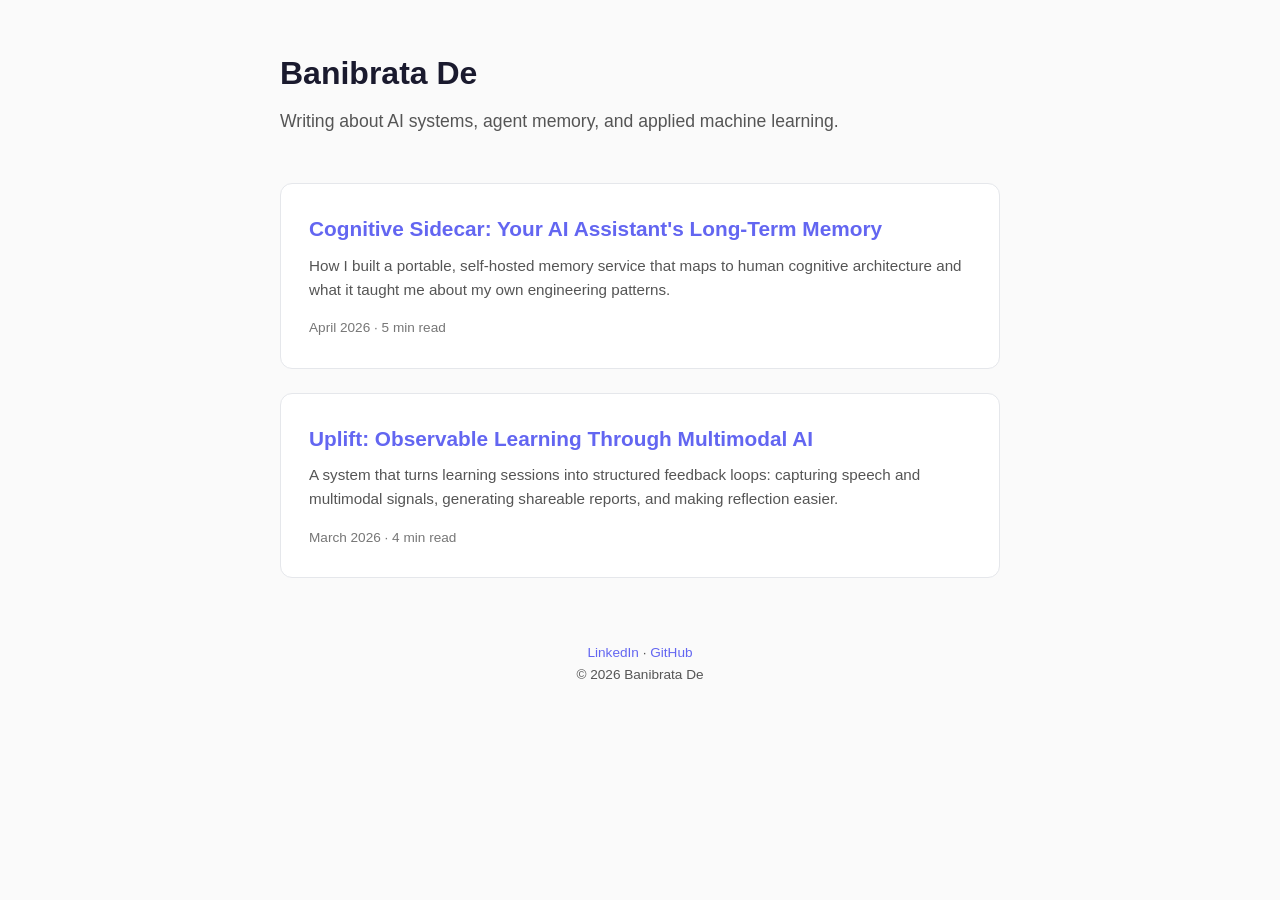
<file: index.html>
<!DOCTYPE html>
<html lang="en">
<head>
  <meta charset="UTF-8" />
  <meta name="viewport" content="width=device-width, initial-scale=1.0" />
  <title>Banibrata De | Blog</title>
  <meta name="description" content="Writing about AI systems, agent memory, and applied machine learning." />
  <meta name="theme-color" content="#6366f1" />
  <link rel="canonical" href="https://banibrata-de.github.io/Blogs/" />

  <meta property="og:type" content="website" />
  <meta property="og:title" content="Banibrata De | Blog" />
  <meta property="og:description" content="Writing about AI systems, agent memory, and applied machine learning." />
  <meta property="og:url" content="https://banibrata-de.github.io/Blogs/" />

  <style>
    :root {
      --bg: #fafafa;
      --surface: #ffffff;
      --text: #1a1a2e;
      --text-secondary: #555;
      --accent: #6366f1;
      --accent-hover: #4f46e5;
      --border: #e5e7eb;
      --radius: 12px;
    }

    @media (prefers-color-scheme: dark) {
      :root {
        --bg: #0f0f1a;
        --surface: #1a1a2e;
        --text: #e8e8f0;
        --text-secondary: #a0a0b0;
        --accent: #818cf8;
        --accent-hover: #a5b4fc;
        --border: #2a2a3e;
      }
    }

    * { margin: 0; padding: 0; box-sizing: border-box; }

    body {
      font-family: -apple-system, BlinkMacSystemFont, 'Segoe UI', Roboto, sans-serif;
      background: var(--bg);
      color: var(--text);
      line-height: 1.6;
      min-height: 100vh;
      display: flex;
      flex-direction: column;
      align-items: center;
      padding: 3rem 1.5rem;
    }

    .container {
      max-width: 720px;
      width: 100%;
    }

    header {
      margin-bottom: 3rem;
    }

    h1 {
      font-size: 2rem;
      font-weight: 700;
      margin-bottom: 0.5rem;
    }

    .subtitle {
      color: var(--text-secondary);
      font-size: 1.1rem;
    }

    .posts {
      display: flex;
      flex-direction: column;
      gap: 1.5rem;
    }

    .post-card {
      background: var(--surface);
      border: 1px solid var(--border);
      border-radius: var(--radius);
      padding: 1.75rem;
      text-decoration: none;
      color: inherit;
      transition: border-color 0.2s, box-shadow 0.2s;
    }

    .post-card:hover {
      border-color: var(--accent);
      box-shadow: 0 4px 12px rgba(99, 102, 241, 0.1);
    }

    .post-card h2 {
      font-size: 1.3rem;
      font-weight: 600;
      margin-bottom: 0.5rem;
      color: var(--accent);
    }

    .post-card p {
      color: var(--text-secondary);
      font-size: 0.95rem;
      margin-bottom: 0.75rem;
    }

    .post-meta {
      font-size: 0.85rem;
      color: var(--text-secondary);
      opacity: 0.8;
    }

    footer {
      margin-top: 4rem;
      text-align: center;
      color: var(--text-secondary);
      font-size: 0.85rem;
    }

    footer a {
      color: var(--accent);
      text-decoration: none;
    }

    footer a:hover {
      text-decoration: underline;
    }
  </style>
</head>
<body>

  <div class="container">
    <header>
      <h1>Banibrata De</h1>
      <p class="subtitle">Writing about AI systems, agent memory, and applied machine learning.</p>
    </header>

    <section class="posts">
      <a class="post-card" href="./cognitive-sidecar/">
        <h2>Cognitive Sidecar: Your AI Assistant's Long-Term Memory</h2>
        <p>How I built a portable, self-hosted memory service that maps to human cognitive architecture and what it taught me about my own engineering patterns.</p>
        <span class="post-meta">April 2026 · 5 min read</span>
      </a>

      <a class="post-card" href="./uplift/">
        <h2>Uplift: Observable Learning Through Multimodal AI</h2>
        <p>A system that turns learning sessions into structured feedback loops: capturing speech and multimodal signals, generating shareable reports, and making reflection easier.</p>
        <span class="post-meta">March 2026 · 4 min read</span>
      </a>
    </section>

    <footer>
      <p><a href="https://www.linkedin.com/in/banibrata/">LinkedIn</a> · <a href="https://github.com/banibrata-de">GitHub</a></p>
      <p>&copy; 2026 Banibrata De</p>
    </footer>
  </div>

</body>
</html>
</file>
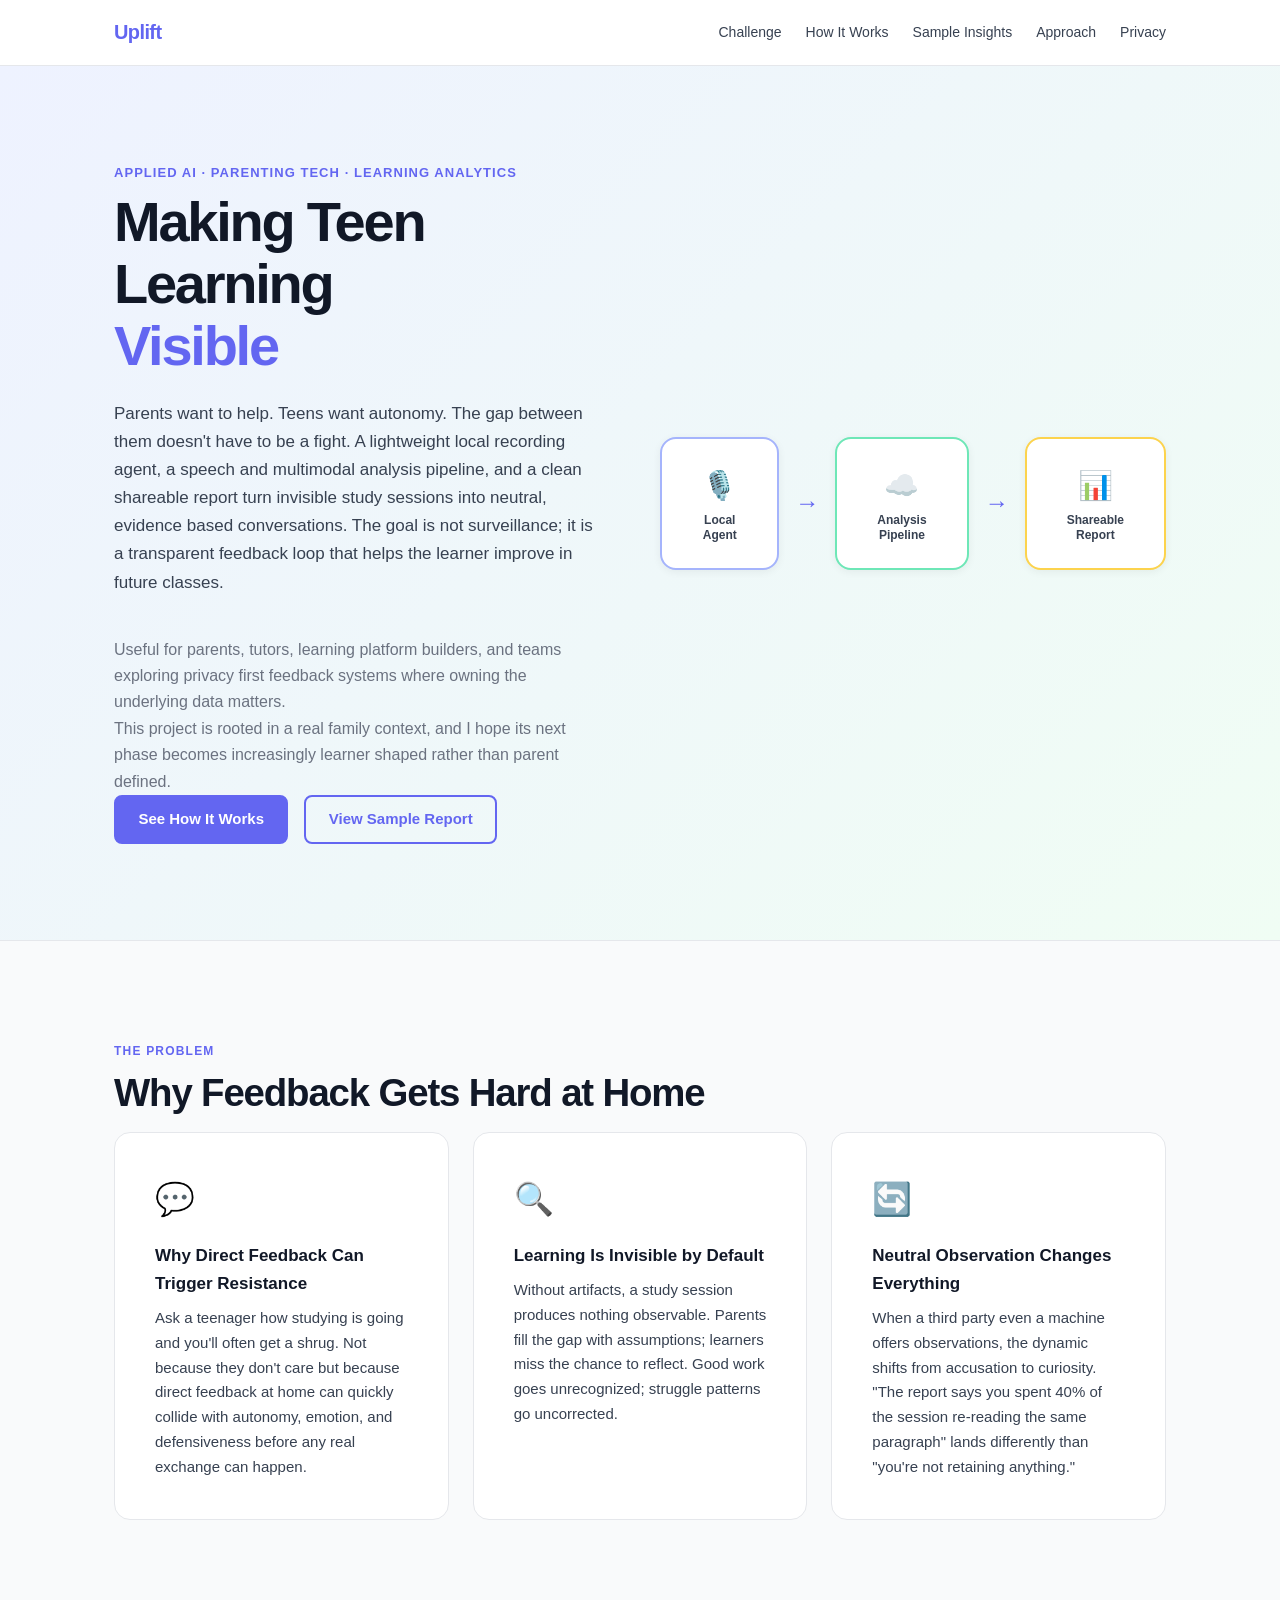
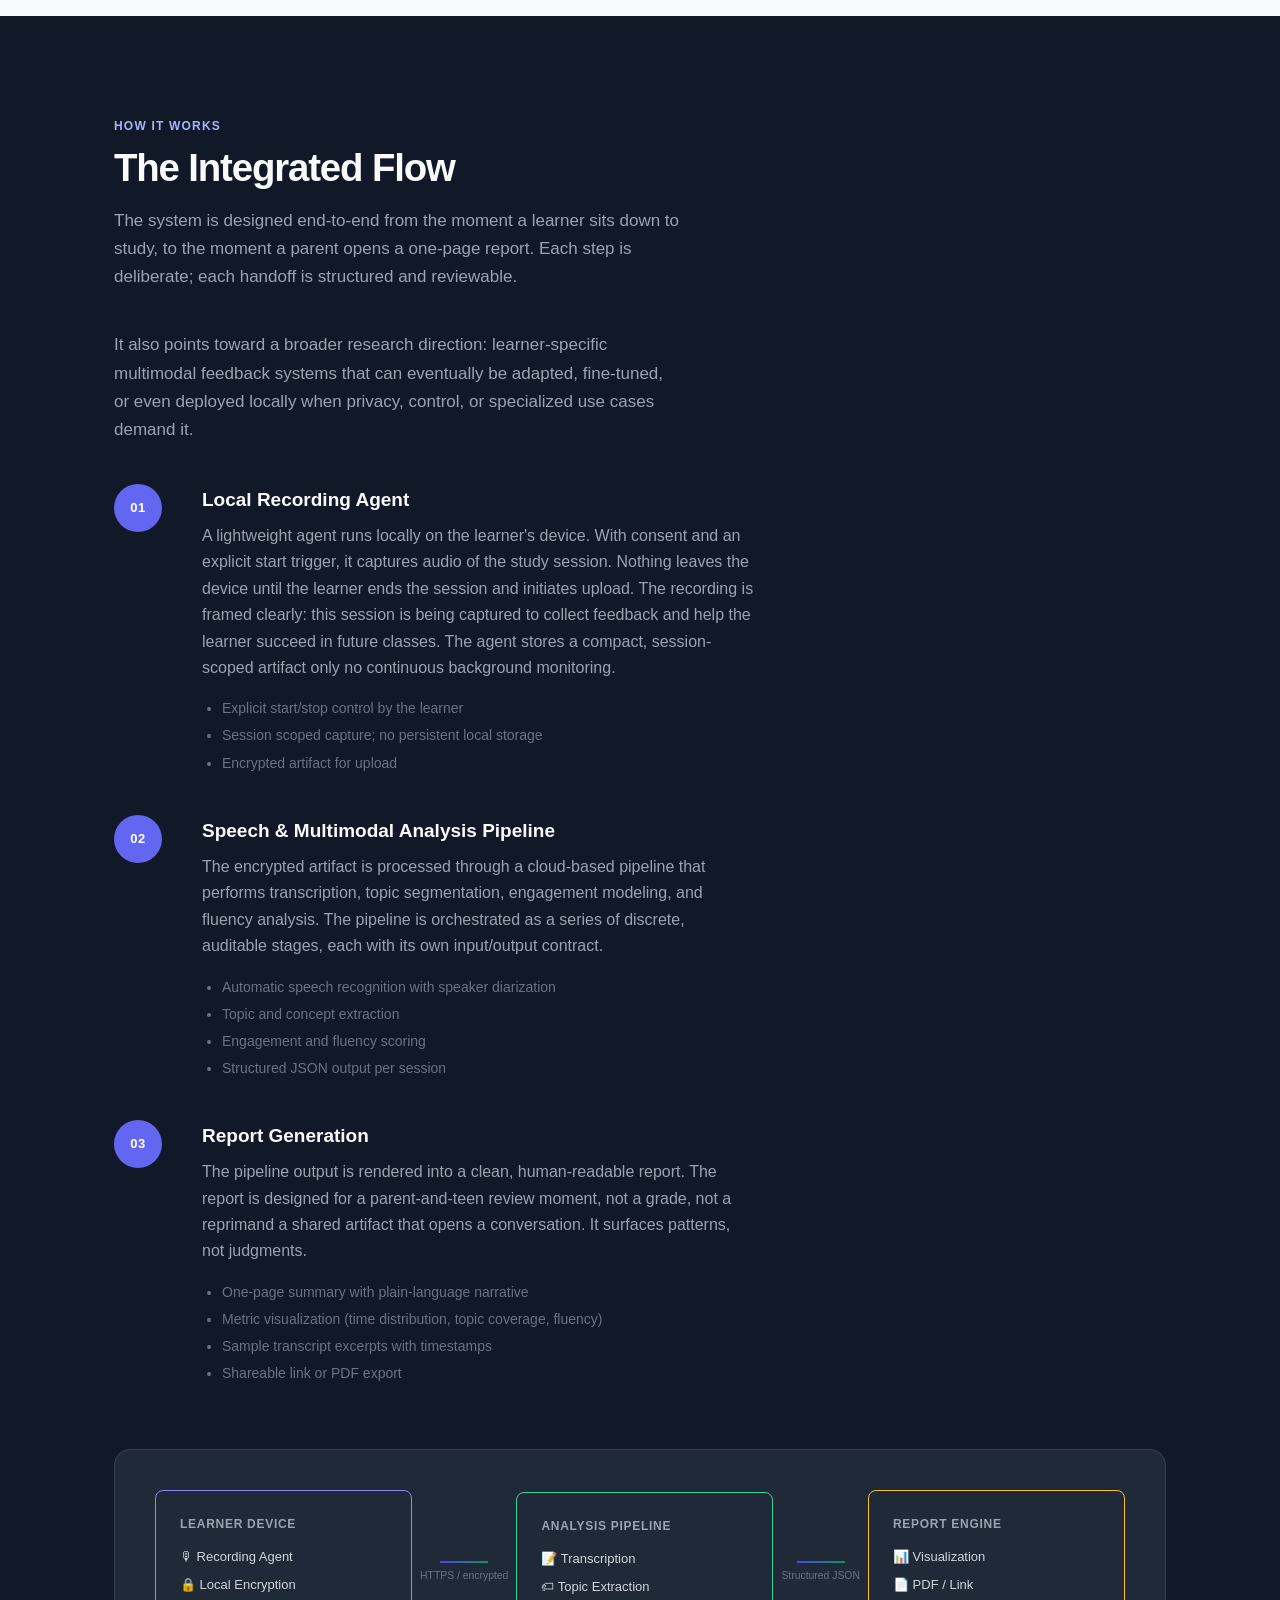
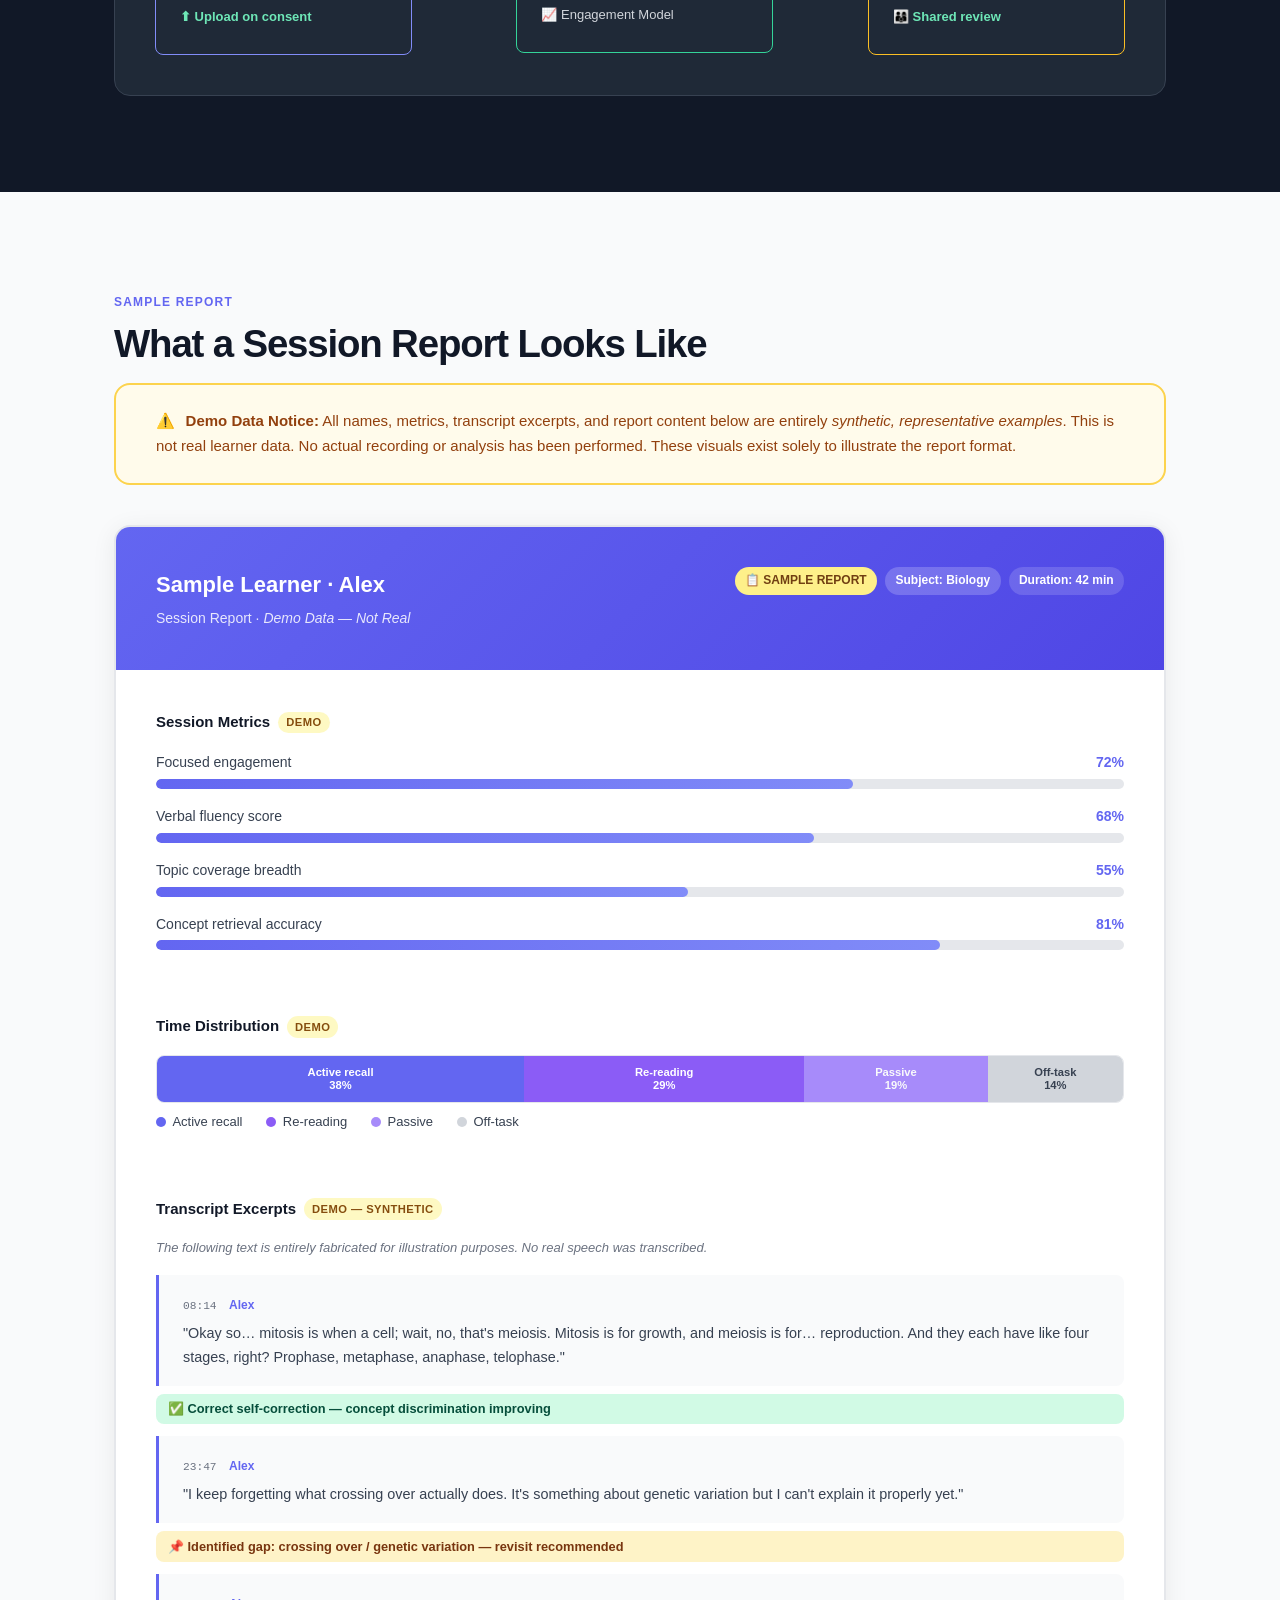
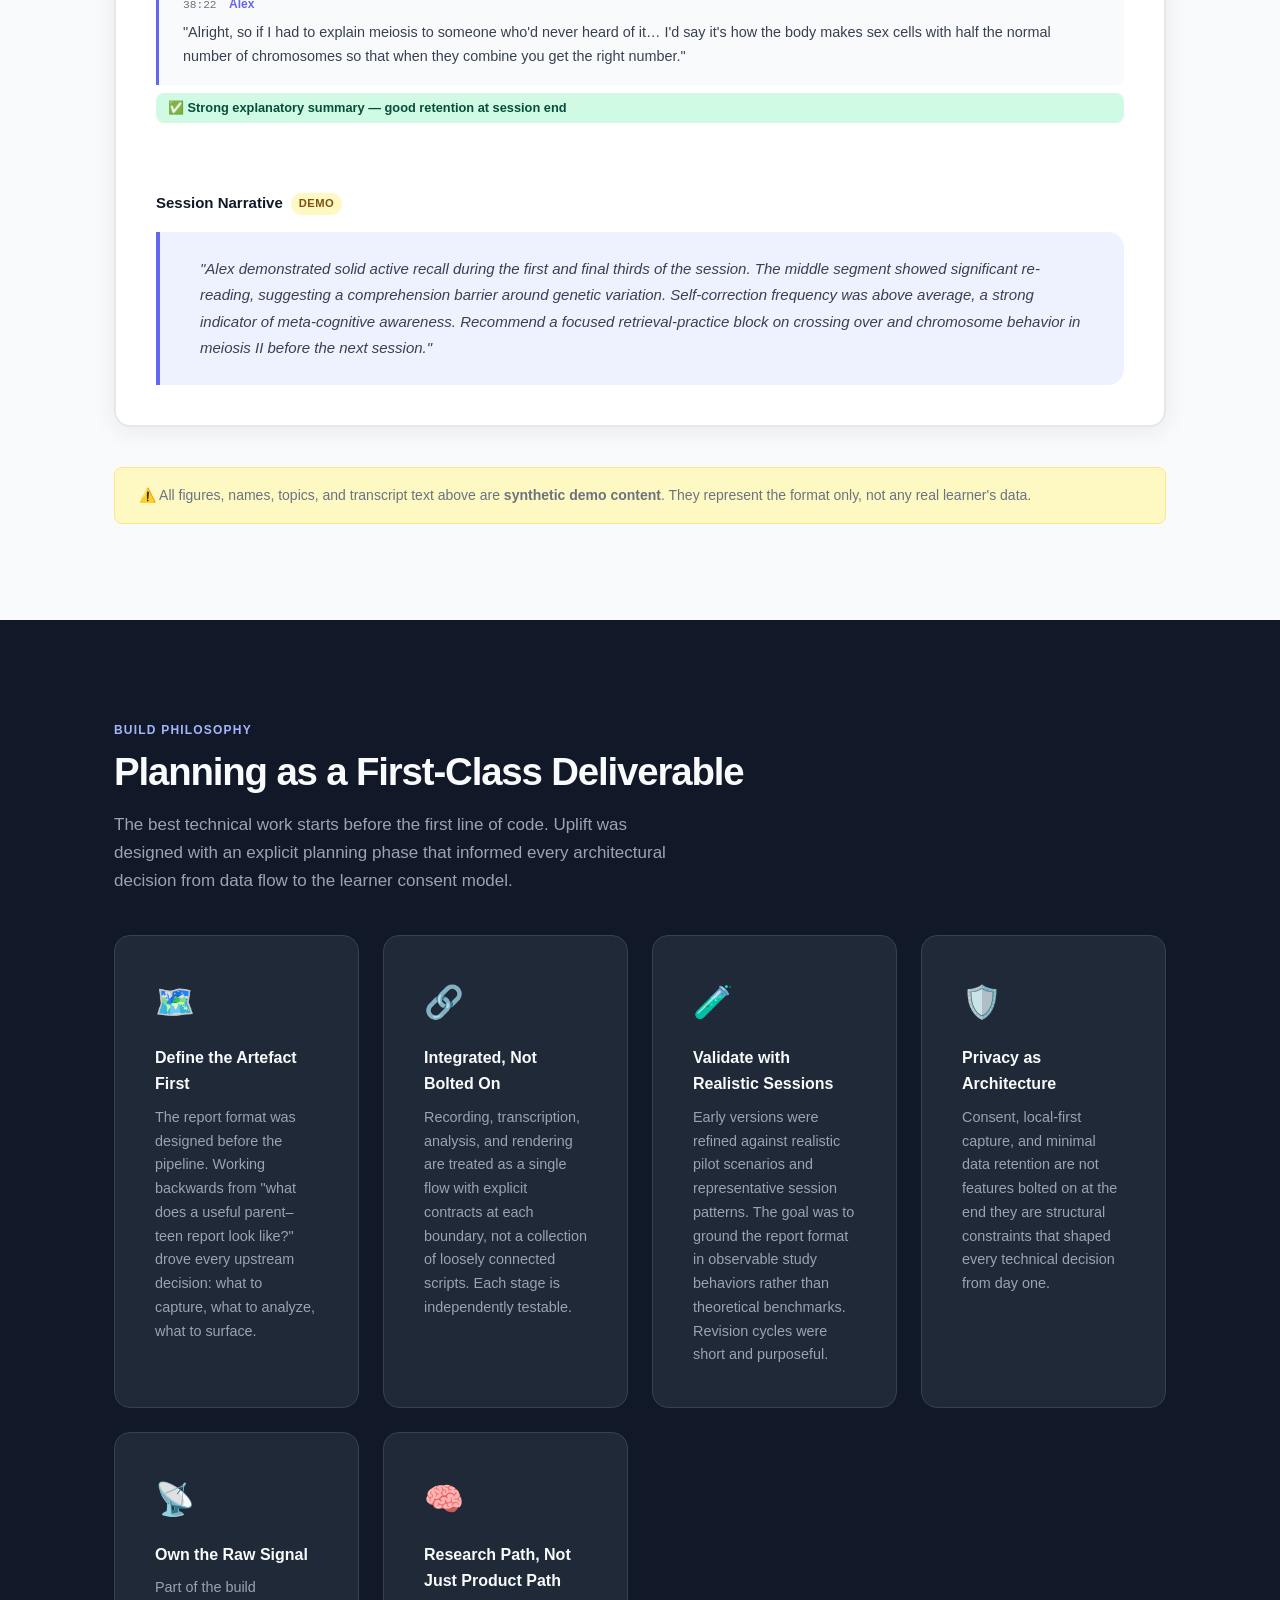
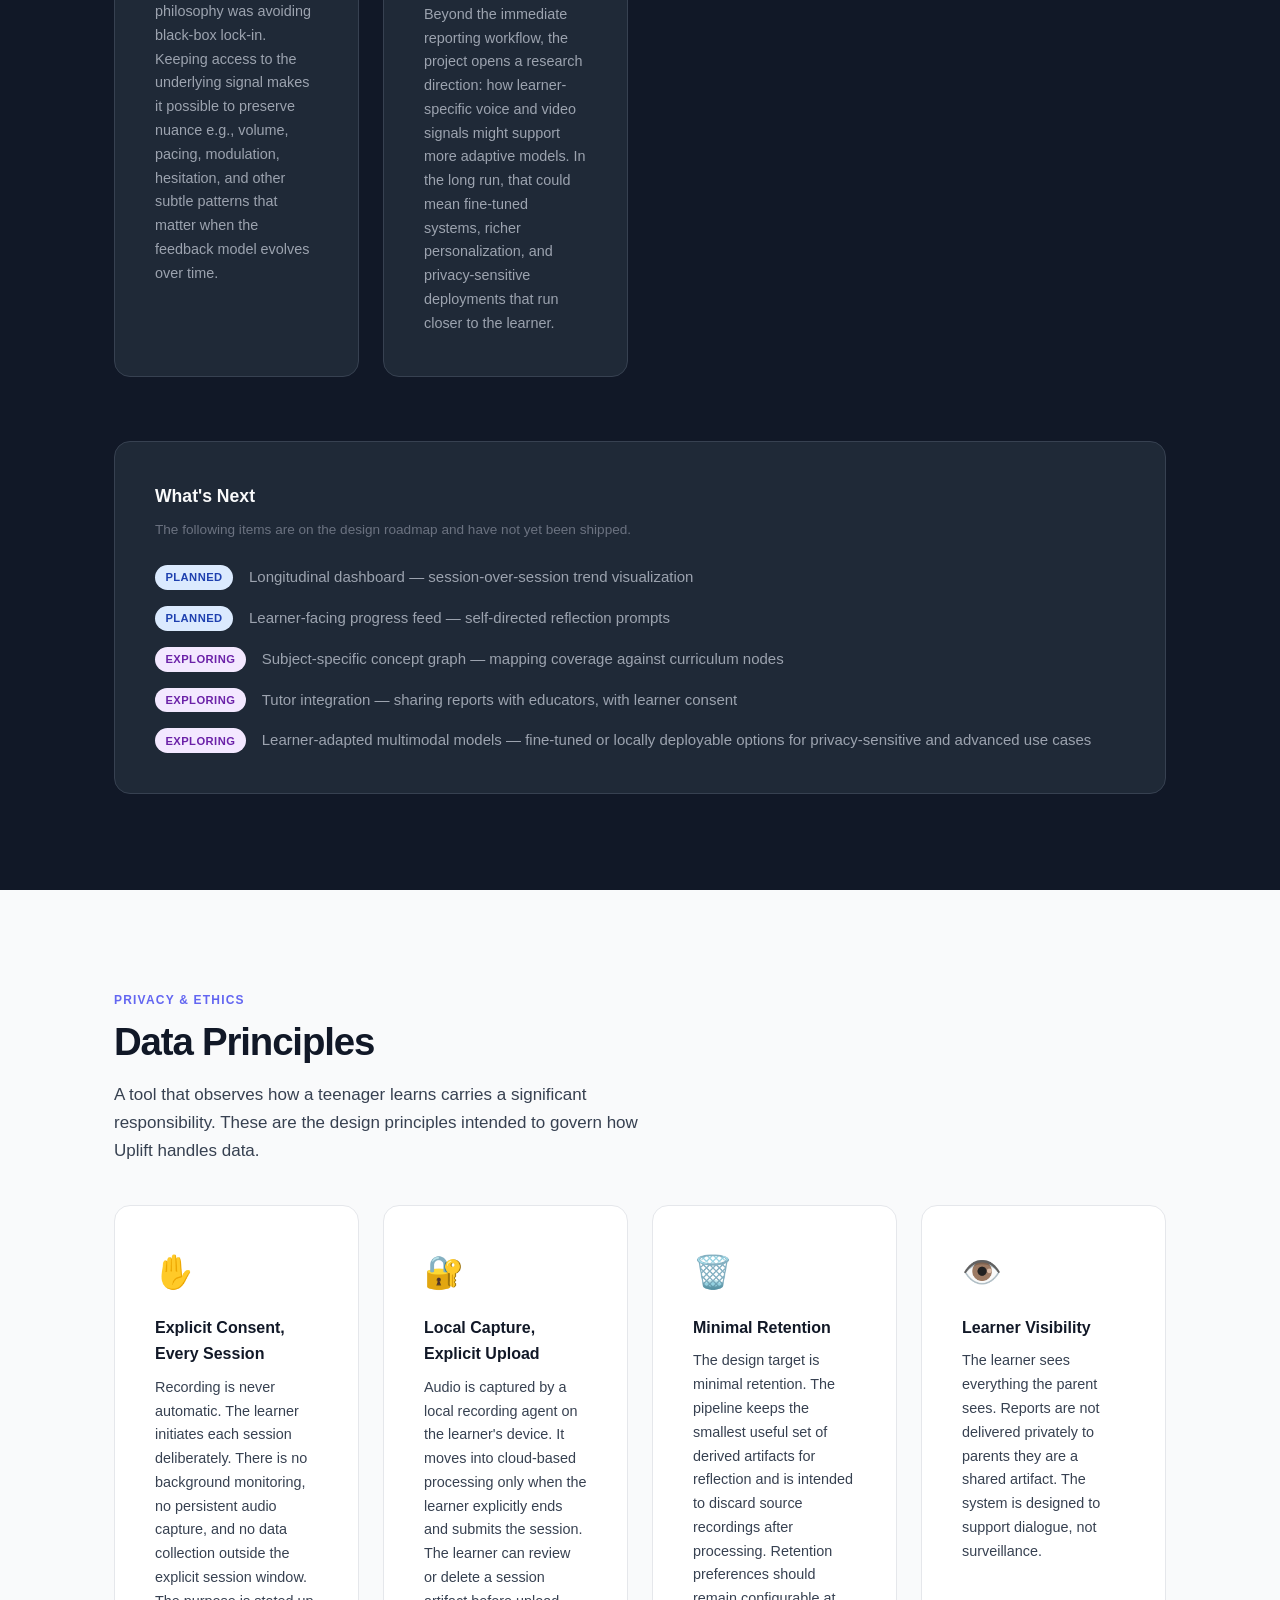
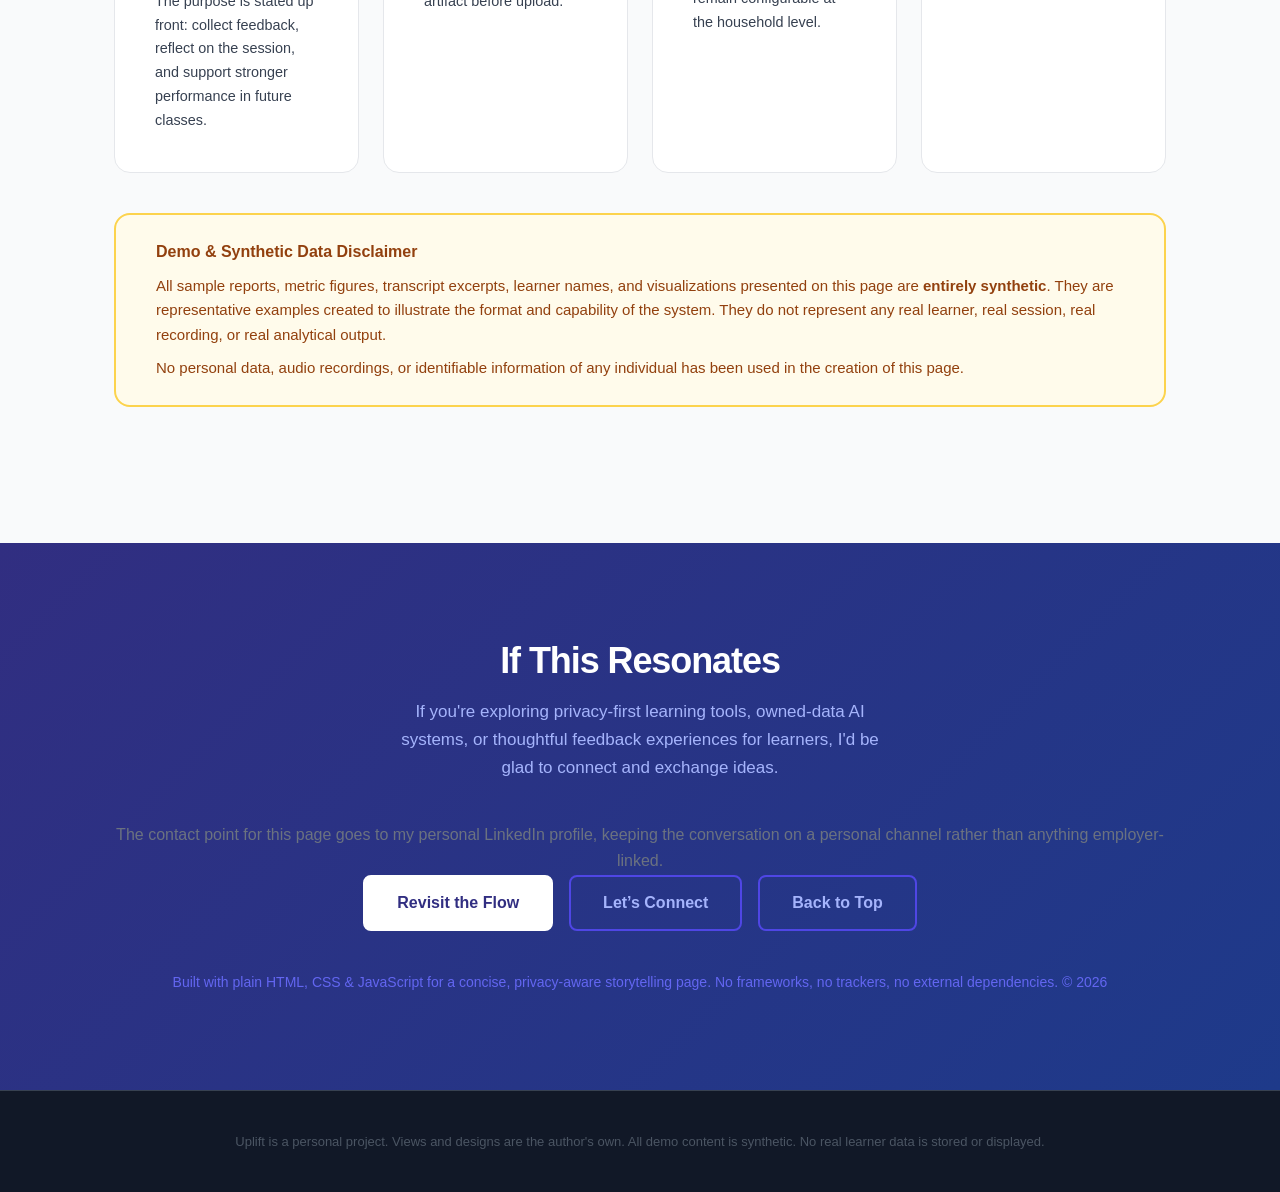
<file: uplift/index.html>
<!DOCTYPE html>
<html lang="en">
<head>
  <meta charset="UTF-8" />
  <meta name="viewport" content="width=device-width, initial-scale=1.0" />
  <title>Uplift — Making Teen Learning Visible</title>
  <meta name="description" content="How a local recording agent and cloud-based analysis pipeline transforms invisible teen learning moments into structured, shareable insights without the friction of parental feedback." />
  <meta name="theme-color" content="#6366f1" />
  <link rel="canonical" href="https://banibrata-de.github.io/personal/Blogs/uplift/" />

  <!-- Open Graph -->
  <meta property="og:type" content="article" />
  <meta property="og:title" content="Uplift — Making Teen Learning Visible" />
  <meta property="og:description" content="How a local recording agent and cloud-based analysis pipeline transforms invisible teen learning moments into structured, shareable insights without the friction of parental feedback." />
  <meta property="og:url" content="https://banibrata-de.github.io/personal/Blogs/uplift/" />
  <meta property="og:image" content="https://banibrata-de.github.io/personal/Blogs/uplift/social-preview.png" />
  <meta property="og:image:width" content="1200" />
  <meta property="og:image:height" content="630" />
  <meta property="og:image:alt" content="Uplift social preview card showing a local recording agent, analysis pipeline, and sample report concept" />
  <meta property="og:locale" content="en_US" />
  <meta property="og:site_name" content="Uplift" />

  <!-- Twitter Card -->
  <meta name="twitter:card" content="summary_large_image" />
  <meta name="twitter:title" content="Uplift — Making Teen Learning Visible" />
  <meta name="twitter:description" content="How a local recording agent and cloud-based analysis pipeline transforms invisible teen learning moments into structured, shareable insights." />
  <meta name="twitter:image" content="https://banibrata-de.github.io/personal/Blogs/uplift/social-preview.png" />
  <meta name="twitter:image:alt" content="Uplift social preview card showing a local recording agent, analysis pipeline, and sample report concept" />

  <link rel="stylesheet" href="./styles.css" />
</head>
<body>

  <!-- ─── Skip link ─────────────────────────────────────────────── -->
  <a class="skip-link" href="#main">Skip to main content</a>

  <!-- ─── Header / Nav ─────────────────────────────────────────── -->
  <header class="site-header" role="banner">
    <div class="container header-inner">
      <span class="site-logo" aria-label="Uplift">Uplift</span>
      <nav aria-label="Page sections">
        <ul class="nav-list">
          <li><a href="#challenge">Challenge</a></li>
          <li><a href="#architecture">How It Works</a></li>
          <li><a href="#insights">Sample Insights</a></li>
          <li><a href="#approach">Approach</a></li>
          <li><a href="#privacy">Privacy</a></li>
        </ul>
      </nav>
    </div>
  </header>

  <!-- ─── Main ─────────────────────────────────────────────────── -->
  <main id="main">

    <!-- 1. Hero ──────────────────────────────────────────────────── -->
    <section class="hero" aria-labelledby="hero-heading">
      <div class="container hero-inner">
        <div class="hero-text">
          <p class="hero-eyebrow">Applied AI · Parenting Tech · Learning Analytics</p>
          <h1 id="hero-heading">
            Making Teen Learning<br />
            <span class="accent">Visible</span>
          </h1>
          <p class="hero-sub">
            Parents want to help. Teens want autonomy. The gap between them doesn't have to be
            a fight. A lightweight local recording agent, a speech and multimodal analysis
            pipeline, and a clean shareable report turn invisible study sessions into
            neutral, evidence based conversations. The goal is not surveillance; it is a
            transparent feedback loop that helps the learner improve in future classes.
          </p>
          <p class="hero-audience">
            Useful for parents, tutors, learning platform builders, and teams exploring
            privacy first feedback systems where owning the underlying data matters.
          </p>
          <p class="hero-audience">
            This project is rooted in a real family context, and I hope its next phase becomes
            increasingly learner shaped rather than parent defined.
          </p>
          <div class="hero-cta-row">
            <a href="#architecture" class="btn btn-primary">See How It Works</a>
            <a href="#insights" class="btn btn-ghost">View Sample Report</a>
          </div>
        </div>
        <div class="hero-visual" aria-hidden="true">
          <div class="pipeline-diagram">
            <div class="pipe-node pipe-local">
              <span class="pipe-icon">🎙️</span>
              <span class="pipe-label">Local<br/>Agent</span>
            </div>
            <div class="pipe-arrow">→</div>
            <div class="pipe-node pipe-cloud">
              <span class="pipe-icon">☁️</span>
              <span class="pipe-label">Analysis<br/>Pipeline</span>
            </div>
            <div class="pipe-arrow">→</div>
            <div class="pipe-node pipe-report">
              <span class="pipe-icon">📊</span>
              <span class="pipe-label">Shareable<br/>Report</span>
            </div>
          </div>
        </div>
      </div>
    </section>

    <!-- 2. Challenge ────────────────────────────────────────────── -->
    <section id="challenge" class="section section-light" aria-labelledby="challenge-heading">
      <div class="container">
        <div class="section-label">The Problem</div>
        <h2 id="challenge-heading">Why Feedback Gets Hard at Home</h2>
        <div class="challenge-grid">
          <div class="challenge-card reveal">
            <div class="card-icon" aria-hidden="true">💬</div>
              <h3>Why Direct Feedback Can Trigger Resistance</h3>
              <p>
                Ask a teenager how studying is going and you'll often get a shrug. Not because
                they don't care but because direct feedback at home can quickly collide
                with autonomy, emotion, and defensiveness before any real exchange can happen.
              </p>
          </div>
          <div class="challenge-card reveal">
            <div class="card-icon" aria-hidden="true">🔍</div>
            <h3>Learning Is Invisible by Default</h3>
            <p>
              Without artifacts, a study session produces nothing observable. Parents fill
              the gap with assumptions; learners miss the chance to reflect. Good work goes
              unrecognized; struggle patterns go uncorrected.
            </p>
          </div>
          <div class="challenge-card reveal">
            <div class="card-icon" aria-hidden="true">🔄</div>
            <h3>Neutral Observation Changes Everything</h3>
            <p>
              When a third party even a machine offers observations, the dynamic
              shifts from accusation to curiosity. "The report says you spent 40% of
              the session re-reading the same paragraph" lands differently than
              "you're not retaining anything."
            </p>
          </div>
        </div>
      </div>
    </section>

    <!-- 3. Architecture ─────────────────────────────────────────── -->
    <section id="architecture" class="section section-dark" aria-labelledby="arch-heading">
      <div class="container">
        <div class="section-label">How It Works</div>
        <h2 id="arch-heading">The Integrated Flow</h2>
        <p class="section-intro">
          The system is designed end-to-end from the moment a learner sits down to
          study, to the moment a parent opens a one-page report. Each step is deliberate;
          each handoff is structured and reviewable.
        </p>
        <p class="section-intro">
          It also points toward a broader research direction: learner-specific multimodal
          feedback systems that can eventually be adapted, fine-tuned, or even deployed
          locally when privacy, control, or specialized use cases demand it.
        </p>

        <ol class="flow-steps" aria-label="System flow steps">
          <li class="flow-step reveal">
            <div class="step-number" aria-hidden="true">01</div>
            <div class="step-body">
              <h3>Local Recording Agent</h3>
              <p>
                A lightweight agent runs locally on the learner's device. With consent and
                an explicit start trigger, it captures audio of the study session. Nothing
                leaves the device until the learner ends the session and initiates upload.
                The recording is framed clearly: this session is being captured to collect
                feedback and help the learner succeed in future classes. The agent stores a
                compact, session-scoped artifact only no continuous background monitoring.
              </p>
              <ul class="step-details">
                <li>Explicit start/stop control by the learner</li>
                <li>Session scoped capture; no persistent local storage</li>
                <li>Encrypted artifact for upload</li>
              </ul>
            </div>
          </li>

          <li class="flow-step reveal">
            <div class="step-number" aria-hidden="true">02</div>
            <div class="step-body">
              <h3>Speech &amp; Multimodal Analysis Pipeline</h3>
              <p>
                The encrypted artifact is processed through a cloud-based pipeline that
                performs transcription, topic segmentation, engagement modeling, and
                fluency analysis. The pipeline is orchestrated as a series of discrete,
                auditable stages, each with its own input/output contract.
              </p>
              <ul class="step-details">
                <li>Automatic speech recognition with speaker diarization</li>
                <li>Topic and concept extraction</li>
                <li>Engagement and fluency scoring</li>
                <li>Structured JSON output per session</li>
              </ul>
            </div>
          </li>

          <li class="flow-step reveal">
            <div class="step-number" aria-hidden="true">03</div>
            <div class="step-body">
              <h3>Report Generation</h3>
              <p>
                The pipeline output is rendered into a clean, human-readable report. The
                report is designed for a parent-and-teen review moment, not a grade, not
                a reprimand a shared artifact that opens a conversation. It surfaces
                patterns, not judgments.
              </p>
              <ul class="step-details">
                <li>One-page summary with plain-language narrative</li>
                <li>Metric visualization (time distribution, topic coverage, fluency)</li>
                <li>Sample transcript excerpts with timestamps</li>
                <li>Shareable link or PDF export</li>
              </ul>
            </div>
          </li>
        </ol>

        <div class="arch-diagram reveal" aria-label="Architecture overview diagram" role="img">
          <div class="arch-row">
            <div class="arch-box arch-local">
              <div class="arch-box-title">Learner Device</div>
              <div class="arch-box-item">🎙 Recording Agent</div>
              <div class="arch-box-item">🔒 Local Encryption</div>
              <div class="arch-box-item arch-trigger">⬆ Upload on consent</div>
            </div>
            <div class="arch-connector" aria-hidden="true">
              <div class="connector-line"></div>
              <div class="connector-label">HTTPS / encrypted</div>
            </div>
            <div class="arch-box arch-pipeline">
              <div class="arch-box-title">Analysis Pipeline</div>
              <div class="arch-box-item">📝 Transcription</div>
              <div class="arch-box-item">🏷 Topic Extraction</div>
              <div class="arch-box-item">📈 Engagement Model</div>
            </div>
            <div class="arch-connector" aria-hidden="true">
              <div class="connector-line"></div>
              <div class="connector-label">Structured JSON</div>
            </div>
            <div class="arch-box arch-report-box">
              <div class="arch-box-title">Report Engine</div>
              <div class="arch-box-item">📊 Visualization</div>
              <div class="arch-box-item">📄 PDF / Link</div>
              <div class="arch-box-item arch-trigger">👨‍👩‍👦 Shared review</div>
            </div>
          </div>
        </div>

      </div>
    </section>

    <!-- 4. Sample Insights ──────────────────────────────────────── -->
    <section id="insights" class="section section-light" aria-labelledby="insights-heading">
      <div class="container">
        <div class="section-label">Sample Report</div>
        <h2 id="insights-heading">What a Session Report Looks Like</h2>

        <div class="demo-disclaimer" role="note" aria-label="Demo data disclaimer">
          <span class="disclaimer-icon" aria-hidden="true">⚠️</span>
          <strong>Demo Data Notice:</strong> All names, metrics, transcript excerpts, and
          report content below are entirely <em>synthetic, representative examples</em>.
          This is not real learner data. No actual recording or analysis has been
          performed. These visuals exist solely to illustrate the report format.
        </div>

        <div class="report-card reveal" aria-label="Sample report card — demo data only">

          <div class="report-header">
            <div class="report-meta">
              <div class="report-title-block">
                <h3 class="report-name">Sample Learner · Alex</h3>
                <p class="report-subtitle">Session Report · <em>Demo Data — Not Real</em></p>
              </div>
              <div class="report-badges">
                <span class="badge badge-demo">📋 SAMPLE REPORT</span>
                <span class="badge badge-subject">Subject: Biology</span>
                <span class="badge badge-duration">Duration: 42 min</span>
              </div>
            </div>
          </div>

          <div class="report-body">

            <!-- Metric bars -->
            <div class="metric-section">
              <h4 class="metric-heading">Session Metrics <span class="demo-tag">Demo</span></h4>
              <div class="metric-grid">
                <div class="metric-item">
                  <div class="metric-label">
                    <span>Focused engagement</span>
                    <span class="metric-value" data-value="72">0%</span>
                  </div>
                  <div class="metric-bar-track" role="progressbar" aria-valuenow="72" aria-valuemin="0" aria-valuemax="100" aria-label="Focused engagement 72%">
                    <div class="metric-bar" data-target="72" style="--target: 72%"></div>
                  </div>
                </div>
                <div class="metric-item">
                  <div class="metric-label">
                    <span>Verbal fluency score</span>
                    <span class="metric-value" data-value="68">0%</span>
                  </div>
                  <div class="metric-bar-track" role="progressbar" aria-valuenow="68" aria-valuemin="0" aria-valuemax="100" aria-label="Verbal fluency score 68%">
                    <div class="metric-bar" data-target="68" style="--target: 68%"></div>
                  </div>
                </div>
                <div class="metric-item">
                  <div class="metric-label">
                    <span>Topic coverage breadth</span>
                    <span class="metric-value" data-value="55">0%</span>
                  </div>
                  <div class="metric-bar-track" role="progressbar" aria-valuenow="55" aria-valuemin="0" aria-valuemax="100" aria-label="Topic coverage breadth 55%">
                    <div class="metric-bar" data-target="55" style="--target: 55%"></div>
                  </div>
                </div>
                <div class="metric-item">
                  <div class="metric-label">
                    <span>Concept retrieval accuracy</span>
                    <span class="metric-value" data-value="81">0%</span>
                  </div>
                  <div class="metric-bar-track" role="progressbar" aria-valuenow="81" aria-valuemin="0" aria-valuemax="100" aria-label="Concept retrieval accuracy 81%">
                    <div class="metric-bar" data-target="81" style="--target: 81%"></div>
                  </div>
                </div>
              </div>
            </div>

            <!-- Time distribution -->
            <div class="time-section">
              <h4 class="metric-heading">Time Distribution <span class="demo-tag">Demo</span></h4>
              <div class="time-bar" aria-label="Session time distribution">
                <div class="time-segment seg-active" style="width:38%" title="Active recall: 38%">
                  <span class="seg-label">Active recall<br/>38%</span>
                </div>
                <div class="time-segment seg-review" style="width:29%" title="Review / re-reading: 29%">
                  <span class="seg-label">Re-reading<br/>29%</span>
                </div>
                <div class="time-segment seg-passive" style="width:19%" title="Passive listening: 19%">
                  <span class="seg-label">Passive<br/>19%</span>
                </div>
                <div class="time-segment seg-off" style="width:14%" title="Off-task: 14%">
                  <span class="seg-label">Off-task<br/>14%</span>
                </div>
              </div>
              <div class="time-legend" aria-hidden="true">
                <span class="legend-item"><span class="dot dot-active"></span>Active recall</span>
                <span class="legend-item"><span class="dot dot-review"></span>Re-reading</span>
                <span class="legend-item"><span class="dot dot-passive"></span>Passive</span>
                <span class="legend-item"><span class="dot dot-off"></span>Off-task</span>
              </div>
            </div>

            <!-- Transcript excerpt -->
            <div class="transcript-section">
              <h4 class="metric-heading">Transcript Excerpts <span class="demo-tag">Demo — Synthetic</span></h4>
              <div class="transcript-note" aria-label="Transcript disclaimer">
                <em>The following text is entirely fabricated for illustration purposes.
                No real speech was transcribed.</em>
              </div>
              <div class="transcript-block">
                <div class="transcript-turn turn-learner">
                  <span class="turn-time">08:14</span>
                  <span class="turn-speaker">Alex</span>
                  <p>"Okay so… mitosis is when a cell;  wait, no, that's meiosis. Mitosis
                  is for growth, and meiosis is for… reproduction. And they each have
                  like four stages, right? Prophase, metaphase, anaphase, telophase."</p>
                </div>
                <div class="transcript-tag tag-strong">
                  ✅ Correct self-correction — concept discrimination improving
                </div>

                <div class="transcript-turn turn-learner">
                  <span class="turn-time">23:47</span>
                  <span class="turn-speaker">Alex</span>
                  <p>"I keep forgetting what crossing over actually does. It's something
                  about genetic variation but I can't explain it properly yet."</p>
                </div>
                <div class="transcript-tag tag-flag">
                  📌 Identified gap: crossing over / genetic variation — revisit recommended
                </div>

                <div class="transcript-turn turn-learner">
                  <span class="turn-time">38:22</span>
                  <span class="turn-speaker">Alex</span>
                  <p>"Alright, so if I had to explain meiosis to someone who'd never heard
                  of it… I'd say it's how the body makes sex cells with half the normal
                  number of chromosomes so that when they combine you get the right number."</p>
                </div>
                <div class="transcript-tag tag-strong">
                  ✅ Strong explanatory summary — good retention at session end
                </div>
              </div>
            </div>

            <!-- Narrative insight -->
            <div class="narrative-section">
              <h4 class="metric-heading">Session Narrative <span class="demo-tag">Demo</span></h4>
              <blockquote class="narrative-quote">
                "Alex demonstrated solid active recall during the first and final thirds of
                the session. The middle segment showed significant re-reading, suggesting
                a comprehension barrier around genetic variation. Self-correction frequency
                was above average, a strong indicator of meta-cognitive awareness. Recommend
                a focused retrieval-practice block on crossing over and chromosome behavior
                in meiosis II before the next session."
              </blockquote>
            </div>

          </div><!-- /report-body -->
        </div><!-- /report-card -->

        <p class="insights-footer-note">
          ⚠️ All figures, names, topics, and transcript text above are <strong>synthetic demo content</strong>.
          They represent the format only, not any real learner's data.
        </p>

      </div>
    </section>

    <!-- 5. Planning & Approach ──────────────────────────────────── -->
    <section id="approach" class="section section-dark" aria-labelledby="approach-heading">
      <div class="container">
        <div class="section-label">Build Philosophy</div>
        <h2 id="approach-heading">Planning as a First-Class Deliverable</h2>
        <p class="section-intro">
          The best technical work starts before the first line of code. Uplift was designed
          with an explicit planning phase that informed every architectural decision from
          data flow to the learner consent model.
        </p>

        <div class="approach-grid">
          <div class="approach-card reveal">
            <div class="approach-icon" aria-hidden="true">🗺️</div>
            <h3>Define the Artefact First</h3>
            <p>
              The report format was designed before the pipeline. Working backwards from
              "what does a useful parent–teen report look like?" drove every upstream
              decision: what to capture, what to analyze, what to surface.
            </p>
          </div>
          <div class="approach-card reveal">
            <div class="approach-icon" aria-hidden="true">🔗</div>
            <h3>Integrated, Not Bolted On</h3>
            <p>
              Recording, transcription, analysis, and rendering are treated as a single
              flow with explicit contracts at each boundary, not a collection of
              loosely connected scripts. Each stage is independently testable.
            </p>
          </div>
          <div class="approach-card reveal">
            <div class="approach-icon" aria-hidden="true">🧪</div>
              <h3>Validate with Realistic Sessions</h3>
              <p>
                Early versions were refined against realistic pilot scenarios and
                representative session patterns. The goal was to ground the report
                format in observable study behaviors rather than theoretical
                benchmarks. Revision cycles were short and purposeful.
              </p>
          </div>
          <div class="approach-card reveal">
            <div class="approach-icon" aria-hidden="true">🛡️</div>
            <h3>Privacy as Architecture</h3>
            <p>
              Consent, local-first capture, and minimal data retention are not features
              bolted on at the end they are structural constraints that shaped
              every technical decision from day one.
            </p>
          </div>
          <div class="approach-card reveal">
            <div class="approach-icon" aria-hidden="true">📡</div>
            <h3>Own the Raw Signal</h3>
            <p>
              Part of the build philosophy was avoiding black-box lock-in. Keeping access
              to the underlying signal makes it possible to preserve nuance e.g., volume,
              pacing, modulation, hesitation, and other subtle patterns that matter when
              the feedback model evolves over time.
            </p>
          </div>
          <div class="approach-card reveal">
            <div class="approach-icon" aria-hidden="true">🧠</div>
            <h3>Research Path, Not Just Product Path</h3>
            <p>
              Beyond the immediate reporting workflow, the project opens a research direction:
              how learner-specific voice and video signals might support more adaptive models.
              In the long run, that could mean fine-tuned systems, richer personalization,
              and privacy-sensitive deployments that run closer to the learner.
            </p>
          </div>
        </div>

        <div class="roadmap-section reveal">
          <h3 class="roadmap-title">What's Next</h3>
          <p class="roadmap-note">
            The following items are on the design roadmap and have not yet been shipped.
          </p>
          <ul class="roadmap-list">
            <li>
              <span class="roadmap-status status-planned">Planned</span>
              Longitudinal dashboard — session-over-session trend visualization
            </li>
            <li>
              <span class="roadmap-status status-planned">Planned</span>
              Learner-facing progress feed — self-directed reflection prompts
            </li>
            <li>
              <span class="roadmap-status status-exploring">Exploring</span>
              Subject-specific concept graph — mapping coverage against curriculum nodes
            </li>
            <li>
              <span class="roadmap-status status-exploring">Exploring</span>
              Tutor integration — sharing reports with educators, with learner consent
            </li>
            <li>
              <span class="roadmap-status status-exploring">Exploring</span>
              Learner-adapted multimodal models — fine-tuned or locally deployable options
              for privacy-sensitive and advanced use cases
            </li>
          </ul>
        </div>

      </div>
    </section>

    <!-- 6. Privacy & Disclaimer ─────────────────────────────────── -->
    <section id="privacy" class="section section-light" aria-labelledby="privacy-heading">
      <div class="container">
        <div class="section-label">Privacy &amp; Ethics</div>
        <h2 id="privacy-heading">Data Principles</h2>
        <p class="section-intro">
          A tool that observes how a teenager learns carries a significant responsibility.
          These are the design principles intended to govern how Uplift handles data.
        </p>

        <div class="principles-grid">
          <div class="principle reveal">
            <div class="principle-icon" aria-hidden="true">✋</div>
            <h3>Explicit Consent, Every Session</h3>
            <p>Recording is never automatic. The learner initiates each session
             deliberately. There is no background monitoring, no persistent
             audio capture, and no data collection outside the explicit
             session window. The purpose is stated up front: collect feedback,
             reflect on the session, and support stronger performance in future classes.</p>
          </div>
          <div class="principle reveal">
            <div class="principle-icon" aria-hidden="true">🔐</div>
            <h3>Local Capture, Explicit Upload</h3>
            <p>Audio is captured by a local recording agent on the learner's device.
            It moves into cloud-based processing only when the learner explicitly
            ends and submits the session. The learner can review or delete a
            session artifact before upload.</p>
          </div>
          <div class="principle reveal">
            <div class="principle-icon" aria-hidden="true">🗑️</div>
            <h3>Minimal Retention</h3>
            <p>The design target is minimal retention. The pipeline keeps the
            smallest useful set of derived artifacts for reflection and is
            intended to discard source recordings after processing. Retention
            preferences should remain configurable at the household level.</p>
          </div>
          <div class="principle reveal">
            <div class="principle-icon" aria-hidden="true">👁️</div>
            <h3>Learner Visibility</h3>
            <p>The learner sees everything the parent sees. Reports are
            not delivered privately to parents they are a shared artifact.
            The system is designed to support dialogue, not surveillance.</p>
          </div>
        </div>

        <div class="demo-disclaimer demo-disclaimer-large" role="note">
          <h3>Demo &amp; Synthetic Data Disclaimer</h3>
          <p>
            All sample reports, metric figures, transcript excerpts, learner names, and
            visualizations presented on this page are <strong>entirely synthetic</strong>.
            They are representative examples created to illustrate the format and capability
            of the system. They do not represent any real learner, real session, real
            recording, or real analytical output.
          </p>
          <p>
            No personal data, audio recordings, or identifiable information of any individual
            has been used in the creation of this page.
          </p>
        </div>

      </div>
    </section>

    <!-- 7. Call to Action ───────────────────────────────────────── -->
    <section id="cta" class="section section-cta" aria-labelledby="cta-heading">
      <div class="container cta-inner">
        <h2 id="cta-heading">If This Resonates</h2>
        <p class="cta-sub">
          If you're exploring privacy-first learning tools, owned-data AI systems,
          or thoughtful feedback experiences for learners, I'd be glad to connect
          and exchange ideas.
        </p>
        <p class="cta-contact-note">
          The contact point for this page goes to my personal LinkedIn profile, keeping
          the conversation on a personal channel rather than anything employer-linked.
        </p>
        <div class="cta-buttons">
          <a href="#architecture" class="btn btn-primary btn-large">
            Revisit the Flow
          </a>
          <a href="https://www.linkedin.com/in/banibrata/" class="btn btn-ghost btn-large" target="_blank" rel="noreferrer" data-telemetry-event="cta_click" data-telemetry-section="cta">
            Let&rsquo;s Connect
          </a>
          <a href="#hero-heading" class="btn btn-ghost btn-large">
            Back to Top
          </a>
        </div>
        <p class="cta-footer">
          Built with plain HTML, CSS &amp; JavaScript for a concise, privacy-aware
          storytelling page. No frameworks, no trackers, no external dependencies.
          &copy; <span id="year"></span>
        </p>
      </div>
    </section>

  </main>

  <!-- ─── Footer ───────────────────────────────────────────────── -->
  <footer class="site-footer" role="contentinfo">
    <div class="container footer-inner">
      <p class="footer-note">
        Uplift is a personal project. Views and designs are the author's own.
        All demo content is synthetic. No real learner data is stored or displayed.
      </p>
    </div>
  </footer>

  <script>
    window.BLOG_TELEMETRY_CONFIG = {
      proxyUrl:    'https://uplift-telemetry-fn.azurewebsites.net/api/track',
      blogSlug:    'uplift',
      blogTitle:   'Uplift — Making Teen Learning Visible',
      environment: 'production'
    };
  </script>
  <script src="../shared/app-insights.js"></script>
  <script src="./app.js"></script>
</body>
</html>
</file>
<file: uplift/styles.css>
/* ═══════════════════════════════════════════════════════════════
   Uplift · styles.css
   Standalone, no external dependencies, mobile-first
   ═══════════════════════════════════════════════════════════════ */

/* ─── Custom Properties ───────────────────────────────────────── */
:root {
  /* Brand palette */
  --clr-ink:        #111827;
  --clr-ink-soft:   #374151;
  --clr-ink-muted:  #6b7280;
  --clr-bg:         #ffffff;
  --clr-bg-soft:    #f9fafb;
  --clr-bg-dark:    #111827;
  --clr-bg-dark2:   #1f2937;
  --clr-accent:     #6366f1;     /* indigo */
  --clr-accent-lt:  #a5b4fc;
  --clr-accent-bg:  #eef2ff;
  --clr-success:    #10b981;
  --clr-warn:       #f59e0b;
  --clr-danger:     #ef4444;
  --clr-border:     #e5e7eb;
  --clr-border-dk:  #374151;

  /* Metric segment colours */
  --clr-seg-active:  #6366f1;
  --clr-seg-review:  #8b5cf6;
  --clr-seg-passive: #a78bfa;
  --clr-seg-off:     #d1d5db;

  /* Typography */
  --font-sans: -apple-system, BlinkMacSystemFont, "Segoe UI", Roboto,
               Helvetica, Arial, sans-serif, "Apple Color Emoji";
  --font-mono: "SFMono-Regular", Consolas, "Liberation Mono", Menlo, monospace;

  /* Spacing scale */
  --space-xs:  0.25rem;
  --space-sm:  0.5rem;
  --space-md:  1rem;
  --space-lg:  1.5rem;
  --space-xl:  2.5rem;
  --space-2xl: 4rem;
  --space-3xl: 6rem;

  /* Layout */
  --max-width: 1100px;
  --radius:    0.5rem;
  --radius-lg: 1rem;

  /* Transitions */
  --ease: cubic-bezier(0.4, 0, 0.2, 1);
  --dur:  0.3s;
}

/* ─── Reset ───────────────────────────────────────────────────── */
*, *::before, *::after {
  box-sizing: border-box;
  margin: 0;
  padding: 0;
}

html {
  scroll-behavior: smooth;
  font-size: 16px;
}

body {
  font-family: var(--font-sans);
  color: var(--clr-ink);
  background: var(--clr-bg);
  line-height: 1.65;
  -webkit-font-smoothing: antialiased;
}

.hero-audience,
.cta-contact-note {
  color: var(--clr-ink-muted);
}

img, svg { display: block; max-width: 100%; }
ul, ol   { list-style: none; }
a        { color: inherit; }

/* ─── Focus styles (accessible) ──────────────────────────────── */
:focus-visible {
  outline: 3px solid var(--clr-accent);
  outline-offset: 3px;
  border-radius: 2px;
}

/* ─── Skip Link ───────────────────────────────────────────────── */
.skip-link {
  position: absolute;
  top: -100px;
  left: 1rem;
  padding: 0.5rem 1rem;
  background: var(--clr-accent);
  color: #fff;
  border-radius: var(--radius);
  font-weight: 600;
  text-decoration: none;
  z-index: 9999;
  transition: top var(--dur) var(--ease);
}
.skip-link:focus {
  top: 1rem;
}

/* ─── Container ───────────────────────────────────────────────── */
.container {
  width: 100%;
  max-width: var(--max-width);
  margin-inline: auto;
  padding-inline: var(--space-lg);
}

/* ─── Header ──────────────────────────────────────────────────── */
.site-header {
  position: sticky;
  top: 0;
  z-index: 100;
  background: rgba(255,255,255,0.92);
  backdrop-filter: blur(8px);
  border-bottom: 1px solid var(--clr-border);
}

.header-inner {
  display: flex;
  align-items: center;
  justify-content: space-between;
  padding-block: var(--space-md);
  gap: var(--space-md);
}

.site-logo {
  font-size: 1.25rem;
  font-weight: 800;
  letter-spacing: -0.03em;
  color: var(--clr-accent);
}

.nav-list {
  display: flex;
  gap: var(--space-lg);
  flex-wrap: wrap;
}

.nav-list a {
  font-size: 0.875rem;
  font-weight: 500;
  color: var(--clr-ink-soft);
  text-decoration: none;
  transition: color var(--dur) var(--ease);
}
.nav-list a:hover { color: var(--clr-accent); }

/* ─── Buttons ─────────────────────────────────────────────────── */
.btn {
  display: inline-flex;
  align-items: center;
  gap: 0.4em;
  padding: 0.65rem 1.4rem;
  border-radius: var(--radius);
  font-size: 0.9375rem;
  font-weight: 600;
  text-decoration: none;
  cursor: pointer;
  border: 2px solid transparent;
  transition: background var(--dur) var(--ease),
              color var(--dur) var(--ease),
              border-color var(--dur) var(--ease),
              transform 0.15s var(--ease);
}
.btn:hover { transform: translateY(-1px); }
.btn:active { transform: translateY(0); }

.btn-primary {
  background: var(--clr-accent);
  color: #fff;
  border-color: var(--clr-accent);
}
.btn-primary:hover {
  background: #4f46e5;
  border-color: #4f46e5;
}

.btn-ghost {
  background: transparent;
  color: var(--clr-accent);
  border-color: var(--clr-accent);
}
.btn-ghost:hover {
  background: var(--clr-accent-bg);
}

.btn-large {
  padding: 0.8rem 2rem;
  font-size: 1rem;
}

/* ─── Section scaffolding ─────────────────────────────────────── */
.section {
  padding-block: var(--space-3xl);
}

.section-light { background: var(--clr-bg-soft); }
.section-dark  {
  background: var(--clr-bg-dark);
  color: #e5e7eb;
}

.section-label {
  display: inline-block;
  font-size: 0.75rem;
  font-weight: 700;
  letter-spacing: 0.1em;
  text-transform: uppercase;
  color: var(--clr-accent);
  margin-bottom: var(--space-sm);
}
.section-dark .section-label { color: var(--clr-accent-lt); }

.section h2 {
  font-size: clamp(1.6rem, 4vw, 2.4rem);
  font-weight: 800;
  letter-spacing: -0.03em;
  line-height: 1.2;
  margin-bottom: var(--space-md);
}
.section-dark h2 { color: #f9fafb; }

.section-intro {
  font-size: 1.0625rem;
  color: var(--clr-ink-soft);
  max-width: 60ch;
  margin-bottom: var(--space-xl);
}
.section-dark .section-intro { color: #9ca3af; }

/* ─── Hero ────────────────────────────────────────────────────── */
.hero {
  background: linear-gradient(135deg, #eef2ff 0%, #f0fdf4 100%);
  padding-block: var(--space-3xl);
  border-bottom: 1px solid var(--clr-border);
}

.hero-inner {
  display: flex;
  align-items: center;
  gap: var(--space-2xl);
  flex-wrap: wrap;
}

.hero-text {
  flex: 1;
  min-width: min(100%, 400px);
}

.hero-eyebrow {
  font-size: 0.8125rem;
  font-weight: 600;
  letter-spacing: 0.08em;
  text-transform: uppercase;
  color: var(--clr-accent);
  margin-bottom: var(--space-sm);
}

.hero h1 {
  font-size: clamp(2rem, 6vw, 3.5rem);
  font-weight: 900;
  letter-spacing: -0.04em;
  line-height: 1.1;
  color: var(--clr-ink);
  margin-bottom: var(--space-lg);
}

.hero h1 .accent {
  color: var(--clr-accent);
}

.hero-sub {
  font-size: 1.0625rem;
  color: var(--clr-ink-soft);
  max-width: 54ch;
  margin-bottom: var(--space-xl);
}

.hero-cta-row {
  display: flex;
  gap: var(--space-md);
  flex-wrap: wrap;
}

/* Pipeline diagram */
.hero-visual {
  flex: 0 0 auto;
}

.pipeline-diagram {
  display: flex;
  align-items: center;
  gap: var(--space-md);
  flex-wrap: wrap;
}

.pipe-node {
  display: flex;
  flex-direction: column;
  align-items: center;
  gap: var(--space-xs);
  background: #fff;
  border: 2px solid var(--clr-border);
  border-radius: var(--radius-lg);
  padding: var(--space-lg) var(--space-xl);
  box-shadow: 0 2px 8px rgba(0,0,0,0.06);
  text-align: center;
  min-width: 90px;
  transition: border-color var(--dur) var(--ease),
              box-shadow var(--dur) var(--ease);
}
.pipe-node:hover {
  border-color: var(--clr-accent);
  box-shadow: 0 4px 16px rgba(99,102,241,0.15);
}

.pipe-icon  { font-size: 1.75rem; }
.pipe-label {
  font-size: 0.75rem;
  font-weight: 600;
  color: var(--clr-ink-soft);
  line-height: 1.3;
}

.pipe-local  { border-color: #a5b4fc; }
.pipe-cloud  { border-color: #6ee7b7; }
.pipe-report { border-color: #fcd34d; }

.pipe-arrow {
  font-size: 1.5rem;
  color: var(--clr-accent);
  font-weight: 700;
}

/* ─── Challenge ───────────────────────────────────────────────── */
.challenge-grid {
  display: grid;
  grid-template-columns: repeat(auto-fill, minmax(280px, 1fr));
  gap: var(--space-lg);
}

.challenge-card {
  background: var(--clr-bg);
  border: 1px solid var(--clr-border);
  border-radius: var(--radius-lg);
  padding: var(--space-xl);
  transition: box-shadow var(--dur) var(--ease),
              transform var(--dur) var(--ease);
}
.challenge-card:hover {
  box-shadow: 0 8px 24px rgba(0,0,0,0.08);
  transform: translateY(-2px);
}

.card-icon {
  font-size: 2rem;
  margin-bottom: var(--space-md);
}

.challenge-card h3 {
  font-size: 1.0625rem;
  font-weight: 700;
  margin-bottom: var(--space-sm);
  color: var(--clr-ink);
}

.challenge-card p {
  font-size: 0.9375rem;
  color: var(--clr-ink-soft);
}

/* ─── Flow Steps ──────────────────────────────────────────────── */
.flow-steps {
  counter-reset: none;
  display: flex;
  flex-direction: column;
  gap: var(--space-xl);
  margin-bottom: var(--space-2xl);
}

.flow-step {
  display: flex;
  gap: var(--space-xl);
  align-items: flex-start;
}

.step-number {
  flex-shrink: 0;
  width: 3rem;
  height: 3rem;
  border-radius: 50%;
  background: var(--clr-accent);
  color: #fff;
  font-size: 0.8125rem;
  font-weight: 800;
  display: flex;
  align-items: center;
  justify-content: center;
  letter-spacing: 0.04em;
}

.step-body h3 {
  font-size: 1.1875rem;
  font-weight: 700;
  margin-bottom: var(--space-sm);
  color: #f9fafb;
}

.step-body p {
  color: #9ca3af;
  margin-bottom: var(--space-md);
  max-width: 62ch;
}

.step-details {
  list-style: disc;
  padding-left: 1.25rem;
  display: flex;
  flex-direction: column;
  gap: 0.25rem;
}
.step-details li {
  font-size: 0.875rem;
  color: #6b7280;
}

/* Architecture diagram */
.arch-diagram {
  background: var(--clr-bg-dark2);
  border: 1px solid var(--clr-border-dk);
  border-radius: var(--radius-lg);
  padding: var(--space-xl);
  overflow-x: auto;
}

.arch-row {
  display: flex;
  align-items: center;
  gap: 0;
  min-width: 600px;
}

.arch-box {
  flex: 1;
  background: #1f2937;
  border: 1px solid #374151;
  border-radius: var(--radius);
  padding: var(--space-lg);
  min-width: 160px;
}

.arch-local  { border-color: #818cf8; }
.arch-pipeline { border-color: #34d399; }
.arch-report-box { border-color: #fbbf24; }

.arch-box-title {
  font-size: 0.75rem;
  font-weight: 700;
  letter-spacing: 0.06em;
  text-transform: uppercase;
  color: #9ca3af;
  margin-bottom: var(--space-sm);
}

.arch-box-item {
  font-size: 0.8125rem;
  color: #d1d5db;
  padding: 0.2rem 0;
}

.arch-trigger {
  margin-top: var(--space-xs);
  color: #6ee7b7;
  font-weight: 600;
}

.arch-connector {
  display: flex;
  flex-direction: column;
  align-items: center;
  gap: 0.25rem;
  padding-inline: var(--space-sm);
  flex-shrink: 0;
}

.connector-line {
  width: 3rem;
  height: 2px;
  background: linear-gradient(90deg, #4f46e5, #059669);
}

.connector-label {
  font-size: 0.65rem;
  color: #6b7280;
  white-space: nowrap;
  text-align: center;
}

/* ─── Demo Disclaimer ─────────────────────────────────────────── */
.demo-disclaimer {
  background: #fffbeb;
  border: 2px solid #fcd34d;
  border-radius: var(--radius-lg);
  padding: var(--space-lg) var(--space-xl);
  margin-bottom: var(--space-xl);
  font-size: 0.9375rem;
  color: #92400e;
}

.disclaimer-icon {
  margin-right: 0.4rem;
}

.demo-disclaimer-large {
  margin-top: var(--space-xl);
}

.demo-disclaimer-large h3 {
  font-size: 1rem;
  font-weight: 700;
  margin-bottom: var(--space-sm);
  color: #92400e;
}

.demo-disclaimer-large p {
  margin-bottom: var(--space-sm);
}
.demo-disclaimer-large p:last-child {
  margin-bottom: 0;
}

/* ─── Report Card ─────────────────────────────────────────────── */
.report-card {
  background: var(--clr-bg);
  border: 2px solid var(--clr-border);
  border-radius: var(--radius-lg);
  overflow: hidden;
  box-shadow: 0 4px 24px rgba(0,0,0,0.07);
}

.report-header {
  background: linear-gradient(135deg, var(--clr-accent) 0%, #4f46e5 100%);
  padding: var(--space-xl);
  color: #fff;
}

.report-meta {
  display: flex;
  align-items: flex-start;
  justify-content: space-between;
  gap: var(--space-lg);
  flex-wrap: wrap;
}

.report-name {
  font-size: 1.375rem;
  font-weight: 800;
  margin-bottom: 0.25rem;
}

.report-subtitle {
  font-size: 0.875rem;
  opacity: 0.85;
}

.report-badges {
  display: flex;
  gap: var(--space-sm);
  flex-wrap: wrap;
  align-items: flex-start;
}

.badge {
  display: inline-block;
  padding: 0.25rem 0.65rem;
  border-radius: 100px;
  font-size: 0.75rem;
  font-weight: 700;
  white-space: nowrap;
}

.badge-demo    { background: #fef08a; color: #713f12; }
.badge-subject { background: rgba(255,255,255,0.2); color: #fff; }
.badge-duration{ background: rgba(255,255,255,0.15); color: #fff; }

.report-body {
  padding: var(--space-xl);
  display: flex;
  flex-direction: column;
  gap: var(--space-2xl);
}

/* Metric heading / demo tags */
.metric-heading {
  font-size: 0.9375rem;
  font-weight: 700;
  color: var(--clr-ink);
  margin-bottom: var(--space-md);
  display: flex;
  align-items: center;
  gap: var(--space-sm);
}

.demo-tag {
  display: inline-block;
  padding: 0.1rem 0.5rem;
  background: #fef9c3;
  color: #854d0e;
  border-radius: 100px;
  font-size: 0.7rem;
  font-weight: 700;
  letter-spacing: 0.04em;
  text-transform: uppercase;
}

/* Metric bars */
.metric-grid {
  display: flex;
  flex-direction: column;
  gap: var(--space-md);
}

.metric-item {
  display: flex;
  flex-direction: column;
  gap: 0.3rem;
}

.metric-label {
  display: flex;
  justify-content: space-between;
  font-size: 0.875rem;
  color: var(--clr-ink-soft);
}

.metric-value {
  font-weight: 700;
  color: var(--clr-accent);
}

.metric-bar-track {
  height: 10px;
  background: var(--clr-border);
  border-radius: 100px;
  overflow: hidden;
}

.metric-bar {
  height: 100%;
  width: 0;
  background: linear-gradient(90deg, var(--clr-accent), #818cf8);
  border-radius: 100px;
  transition: width 1.2s cubic-bezier(0.25, 1, 0.5, 1);
}

/* Time distribution */
.time-bar {
  display: flex;
  border-radius: var(--radius);
  overflow: hidden;
  height: 48px;
  border: 1px solid var(--clr-border);
}

.time-segment {
  display: flex;
  align-items: center;
  justify-content: center;
  font-size: 0.7rem;
  font-weight: 600;
  color: #fff;
  text-align: center;
  line-height: 1.2;
  overflow: hidden;
  transition: filter var(--dur) var(--ease);
}
.time-segment:hover { filter: brightness(1.12); }

.seg-active  { background: var(--clr-seg-active); }
.seg-review  { background: var(--clr-seg-review); }
.seg-passive { background: var(--clr-seg-passive); color: #f9fafb; }
.seg-off     { background: var(--clr-seg-off); color: var(--clr-ink-soft); }

.time-legend {
  display: flex;
  gap: var(--space-lg);
  flex-wrap: wrap;
  margin-top: var(--space-sm);
}

.legend-item {
  display: flex;
  align-items: center;
  gap: 0.4rem;
  font-size: 0.8125rem;
  color: var(--clr-ink-soft);
}

.dot {
  width: 10px;
  height: 10px;
  border-radius: 50%;
  flex-shrink: 0;
}
.dot-active  { background: var(--clr-seg-active); }
.dot-review  { background: var(--clr-seg-review); }
.dot-passive { background: var(--clr-seg-passive); }
.dot-off     { background: var(--clr-seg-off); }

/* Transcript */
.transcript-note {
  font-size: 0.8125rem;
  color: var(--clr-ink-muted);
  margin-bottom: var(--space-md);
  font-style: italic;
}

.transcript-block {
  display: flex;
  flex-direction: column;
  gap: var(--space-sm);
}

.transcript-turn {
  background: var(--clr-bg-soft);
  border-left: 3px solid var(--clr-border);
  border-radius: 0 var(--radius) var(--radius) 0;
  padding: var(--space-md) var(--space-lg);
}

.turn-learner { border-color: var(--clr-accent); }

.turn-time {
  font-size: 0.7rem;
  font-family: var(--font-mono);
  color: var(--clr-ink-muted);
  margin-right: 0.5rem;
}

.turn-speaker {
  font-size: 0.75rem;
  font-weight: 700;
  color: var(--clr-accent);
  margin-right: 0.5rem;
}

.transcript-turn p {
  font-size: 0.9rem;
  color: var(--clr-ink-soft);
  margin-top: 0.3rem;
}

.transcript-tag {
  font-size: 0.8rem;
  padding: 0.3rem 0.75rem;
  border-radius: var(--radius);
  font-weight: 600;
  margin-bottom: var(--space-xs);
}

.tag-strong { background: #d1fae5; color: #064e3b; }
.tag-flag   { background: #fef3c7; color: #78350f; }

/* Narrative quote */
.narrative-quote {
  background: var(--clr-accent-bg);
  border-left: 4px solid var(--clr-accent);
  padding: var(--space-lg) var(--space-xl);
  border-radius: 0 var(--radius-lg) var(--radius-lg) 0;
  font-size: 0.9375rem;
  color: var(--clr-ink-soft);
  font-style: italic;
  line-height: 1.75;
}

.insights-footer-note {
  font-size: 0.875rem;
  color: var(--clr-ink-muted);
  margin-top: var(--space-xl);
  padding: var(--space-md) var(--space-lg);
  background: #fef9c3;
  border-radius: var(--radius);
  border: 1px solid #fde68a;
}

/* ─── Approach ────────────────────────────────────────────────── */
.approach-grid {
  display: grid;
  grid-template-columns: repeat(auto-fill, minmax(240px, 1fr));
  gap: var(--space-lg);
  margin-bottom: var(--space-2xl);
}

.approach-card {
  background: var(--clr-bg-dark2);
  border: 1px solid var(--clr-border-dk);
  border-radius: var(--radius-lg);
  padding: var(--space-xl);
  transition: border-color var(--dur) var(--ease),
              box-shadow var(--dur) var(--ease);
}
.approach-card:hover {
  border-color: var(--clr-accent);
  box-shadow: 0 4px 20px rgba(99,102,241,0.12);
}

.approach-icon {
  font-size: 2rem;
  margin-bottom: var(--space-md);
}

.approach-card h3 {
  font-size: 1rem;
  font-weight: 700;
  color: #f9fafb;
  margin-bottom: var(--space-sm);
}

.approach-card p {
  font-size: 0.9rem;
  color: #9ca3af;
}

/* Roadmap */
.roadmap-section {
  background: var(--clr-bg-dark2);
  border: 1px solid var(--clr-border-dk);
  border-radius: var(--radius-lg);
  padding: var(--space-xl);
}

.roadmap-title {
  font-size: 1.1rem;
  font-weight: 700;
  color: #f9fafb;
  margin-bottom: var(--space-sm);
}

.roadmap-note {
  font-size: 0.85rem;
  color: #6b7280;
  margin-bottom: var(--space-lg);
}

.roadmap-list {
  display: flex;
  flex-direction: column;
  gap: var(--space-md);
}

.roadmap-list li {
  font-size: 0.9375rem;
  color: #9ca3af;
  display: flex;
  align-items: center;
  gap: var(--space-md);
}

.roadmap-status {
  flex-shrink: 0;
  padding: 0.2rem 0.65rem;
  border-radius: 100px;
  font-size: 0.7rem;
  font-weight: 700;
  letter-spacing: 0.04em;
  text-transform: uppercase;
}

.status-planned   { background: #dbeafe; color: #1e40af; }
.status-exploring { background: #f3e8ff; color: #6b21a8; }

/* ─── Privacy / Principles ────────────────────────────────────── */
.principles-grid {
  display: grid;
  grid-template-columns: repeat(auto-fill, minmax(240px, 1fr));
  gap: var(--space-lg);
  margin-bottom: var(--space-xl);
}

.principle {
  background: var(--clr-bg);
  border: 1px solid var(--clr-border);
  border-radius: var(--radius-lg);
  padding: var(--space-xl);
  transition: box-shadow var(--dur) var(--ease),
              transform var(--dur) var(--ease);
}
.principle:hover {
  box-shadow: 0 6px 20px rgba(0,0,0,0.07);
  transform: translateY(-1px);
}

.principle-icon {
  font-size: 2rem;
  margin-bottom: var(--space-md);
}

.principle h3 {
  font-size: 1rem;
  font-weight: 700;
  margin-bottom: var(--space-sm);
  color: var(--clr-ink);
}

.principle p {
  font-size: 0.9rem;
  color: var(--clr-ink-soft);
}

/* ─── CTA ─────────────────────────────────────────────────────── */
.section-cta {
  background: linear-gradient(135deg, #312e81 0%, #1e3a8a 100%);
  color: #fff;
  padding-block: var(--space-3xl);
}

.cta-inner {
  text-align: center;
}

.section-cta h2 {
  font-size: clamp(1.6rem, 4vw, 2.25rem);
  font-weight: 800;
  letter-spacing: -0.03em;
  color: #fff;
  margin-bottom: var(--space-md);
}

.cta-sub {
  font-size: 1.0625rem;
  color: #a5b4fc;
  max-width: 52ch;
  margin-inline: auto;
  margin-bottom: var(--space-xl);
}

.cta-buttons {
  display: flex;
  gap: var(--space-md);
  justify-content: center;
  flex-wrap: wrap;
  margin-bottom: var(--space-xl);
}

.section-cta .btn-primary {
  background: #fff;
  color: #312e81;
  border-color: #fff;
}
.section-cta .btn-primary:hover {
  background: #e0e7ff;
  border-color: #e0e7ff;
}

.section-cta .btn-ghost {
  color: #a5b4fc;
  border-color: #4f46e5;
}
.section-cta .btn-ghost:hover {
  background: rgba(99,102,241,0.2);
}

.cta-footer {
  font-size: 0.875rem;
  color: #6366f1;
}

/* ─── Site Footer ─────────────────────────────────────────────── */
.site-footer {
  background: var(--clr-bg-dark);
  border-top: 1px solid var(--clr-border-dk);
  padding-block: var(--space-xl);
}

.footer-inner {
  text-align: center;
}

.footer-note {
  font-size: 0.8125rem;
  color: #4b5563;
}

/* ─── Scroll Reveal ───────────────────────────────────────────── */
.reveal {
  opacity: 0;
  transform: translateY(20px);
  transition: opacity 0.6s var(--ease), transform 0.6s var(--ease);
}

.reveal.visible {
  opacity: 1;
  transform: translateY(0);
}

/* ─── Responsive Adjustments ─────────────────────────────────── */
@media (max-width: 768px) {
  .nav-list { display: none; }   /* on small screens keep it minimal */

  .hero-inner {
    flex-direction: column;
  }

  .pipeline-diagram {
    justify-content: center;
  }

  .arch-row {
    min-width: unset;
    flex-direction: column;
    gap: var(--space-md);
  }

  .arch-connector {
    flex-direction: row;
    padding-block: var(--space-xs);
    width: 100%;
  }

  .connector-line {
    width: 2px;
    height: 2rem;
  }

  .flow-step {
    flex-direction: column;
    gap: var(--space-md);
  }

  .report-meta {
    flex-direction: column;
  }

  .time-segment .seg-label {
    display: none;
  }

  .time-bar { height: 32px; }
}

@media (max-width: 480px) {
  .container {
    padding-inline: var(--space-md);
  }
  .hero h1 {
    font-size: 2rem;
  }
  .section {
    padding-block: var(--space-2xl);
  }
}

/* ─── Print ───────────────────────────────────────────────────── */
@media print {
  .site-header,
  .skip-link,
  .cta-buttons { display: none; }
  .section-dark { background: #fff; color: #111; }
  .reveal { opacity: 1; transform: none; }
}
</file>
